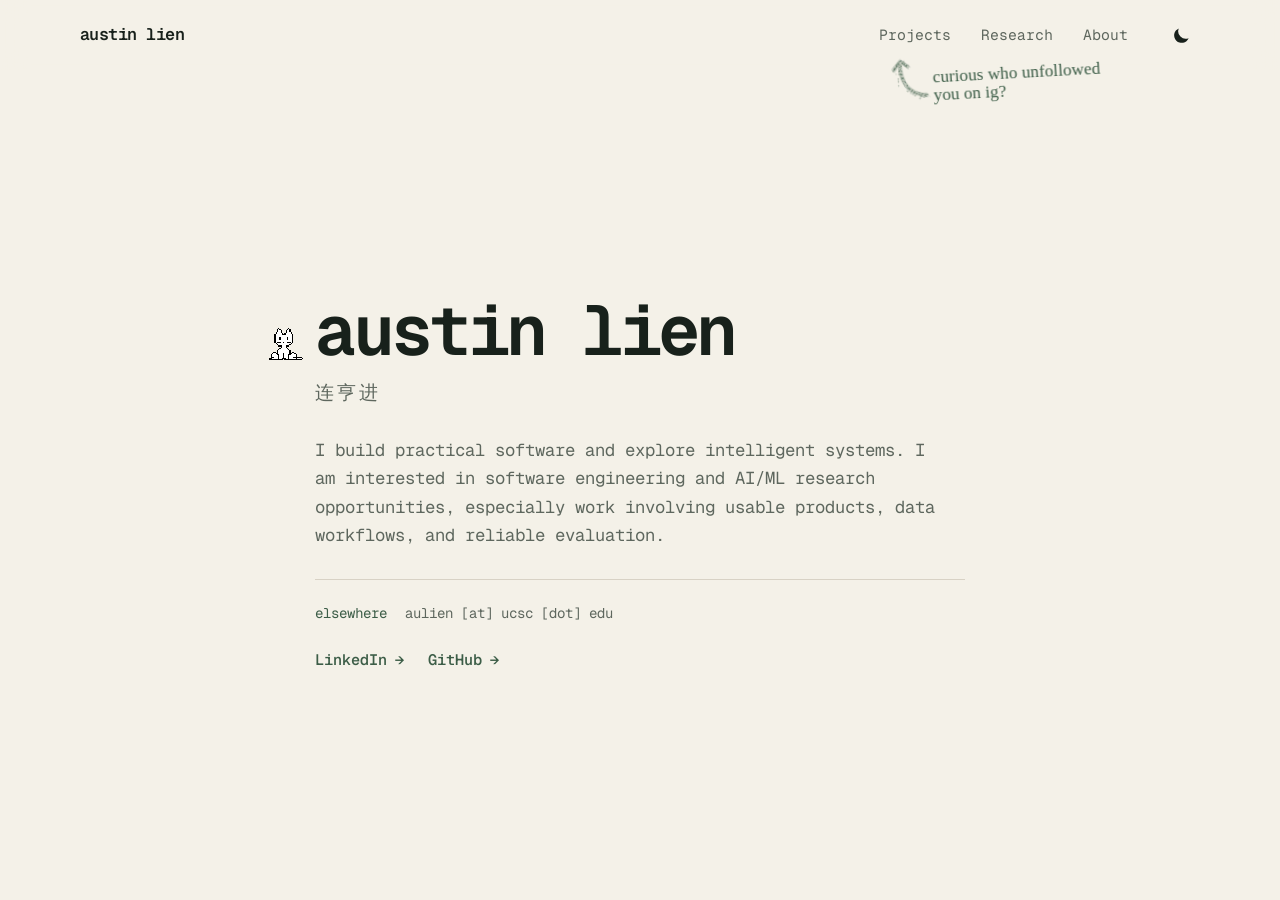
<file: index.html>
<!doctype html>
<html lang="en">
  <head>
    <meta charset="utf-8">
    <meta name="viewport" content="width=device-width, initial-scale=1">
    <meta name="theme-color" content="#f4f1e8">
    <meta
      name="description"
      content="Austin Lien - software engineering and AI/ML portfolio."
    >
    <title>Austin Lien | Software Engineering and AI/ML</title>
    <link rel="icon" href="favicon.svg" type="image/svg+xml">
    <link rel="stylesheet" href="style.css">
    <script>
      document.documentElement.classList.add("js");
      try {
        var savedTheme = localStorage.getItem("portfolio-theme");
        if (savedTheme === "dark") {
          document.documentElement.dataset.theme = "dark";
        }
      } catch (error) {}
    </script>
  </head>
  <body>
    <a class="skip-link" href="#main-content">Skip to content</a>
    <header class="site-header">
      <div class="container header-layout">
        <a class="brand" href="index.html" aria-label="austin lien, home">
          austin lien
        </a>
        <nav class="nav-links home-nav-links" aria-label="Primary">
          <a
            class="projects-promo-link"
            href="projects.html"
            aria-label="Projects"
            data-goatcounter-click="home-projects-instagram-nudge"
            data-goatcounter-title="Homepage Instagram audit prompt"
          >
            Projects
            <span class="projects-nudge" aria-hidden="true">
              <svg class="projects-nudge-arrow" viewBox="0 0 45 52">
                <filter id="chalk-arrow-roughness">
                  <feTurbulence type="fractalNoise" baseFrequency="0.13" numOctaves="3" seed="8" result="noise"/>
                  <feDisplacementMap in="SourceGraphic" in2="noise" scale="2.5"/>
                </filter>
                <filter id="chalk-arrow-grain">
                  <feTurbulence type="fractalNoise" baseFrequency="0.45" numOctaves="3" seed="19" result="dust"/>
                  <feColorMatrix
                    in="dust"
                    type="matrix"
                    values="0 0 0 0 1
                            0 0 0 0 1
                            0 0 0 0 1
                            0 0 0 1.6 -0.52"
                    result="grain"
                  />
                  <feComposite in="SourceGraphic" in2="grain" operator="in"/>
                </filter>
                <g class="chalk-underlayer" filter="url(#chalk-arrow-roughness)">
                  <path d="M42 47 C20 45 12 30 14 8 M14 8 L6 17 M14 8 L22 14"/>
                  <path d="M41 46 C21 45 13 29 14 9 M14 9 L7 18 M15 9 L23 15"/>
                </g>
                <g filter="url(#chalk-arrow-grain)">
                  <path class="chalk-stroke" d="M42 47 C20 45 12 30 14 8 M14 8 L6 17 M14 8 L22 14"/>
                </g>
                <g class="chalk-scatter">
                  <path d="M39 49 L34 48 M29 47 L26 45 M21 42 L19 40 M11 31 L11 27 M12 23 L12 19 M18 11 L21 14 M8 16 L6 19"/>
                  <circle cx="34" cy="50" r="1.1"/>
                  <circle cx="24" cy="44" r=".8"/>
                  <circle cx="11" cy="35" r=".85"/>
                  <circle cx="9" cy="22" r=".75"/>
                  <circle cx="18" cy="8" r=".8"/>
                </g>
              </svg>
              <span>curious who unfollowed<br>you on ig?</span>
            </span>
          </a>
          <a href="research.html">Research</a>
          <a href="about.html">About</a>
        </nav>
        <button class="theme-toggle" id="theme-toggle" type="button" aria-label="Switch to dark mode">
          <svg class="moon-icon" viewBox="0 0 24 24" aria-hidden="true">
            <path d="M21 15.4A9.5 9.5 0 0 1 8.6 3a9.5 9.5 0 1 0 12.4 12.4Z"/>
          </svg>
          <svg class="sun-icon" viewBox="0 0 24 24" aria-hidden="true">
            <circle cx="12" cy="12" r="4"/>
            <path d="M12 2v3M12 19v3M2 12h3M19 12h3M4.9 4.9l2.1 2.1M17 17l2.1 2.1M19.1 4.9 17 7M7 17l-2.1 2.1"/>
          </svg>
        </button>
      </div>
    </header>

    <main class="home-main" id="main-content">
      <section class="home-hero" aria-labelledby="hero-name">
        <div class="container home-layout">
          <div class="home-copy reveal">
            <h1 id="hero-name"></h1>
            <p class="native-name" id="native-name" lang="zh-Hans"></p>
            <p class="home-bio" id="hero-summary"></p>
            <p class="home-email">
              <span class="home-email-label">elsewhere</span>
              <span id="hero-email"></span>
            </p>
            <div class="home-links" id="home-links" aria-label="Profile links"></div>
          </div>
        </div>
      </section>
    </main>

    <script src="script.js"></script>
    <script src="oneko.js"></script>
    <script data-goatcounter="https://austinlien.goatcounter.com/count" async src="//gc.zgo.at/count.js"></script>
  </body>
</html>
</file>
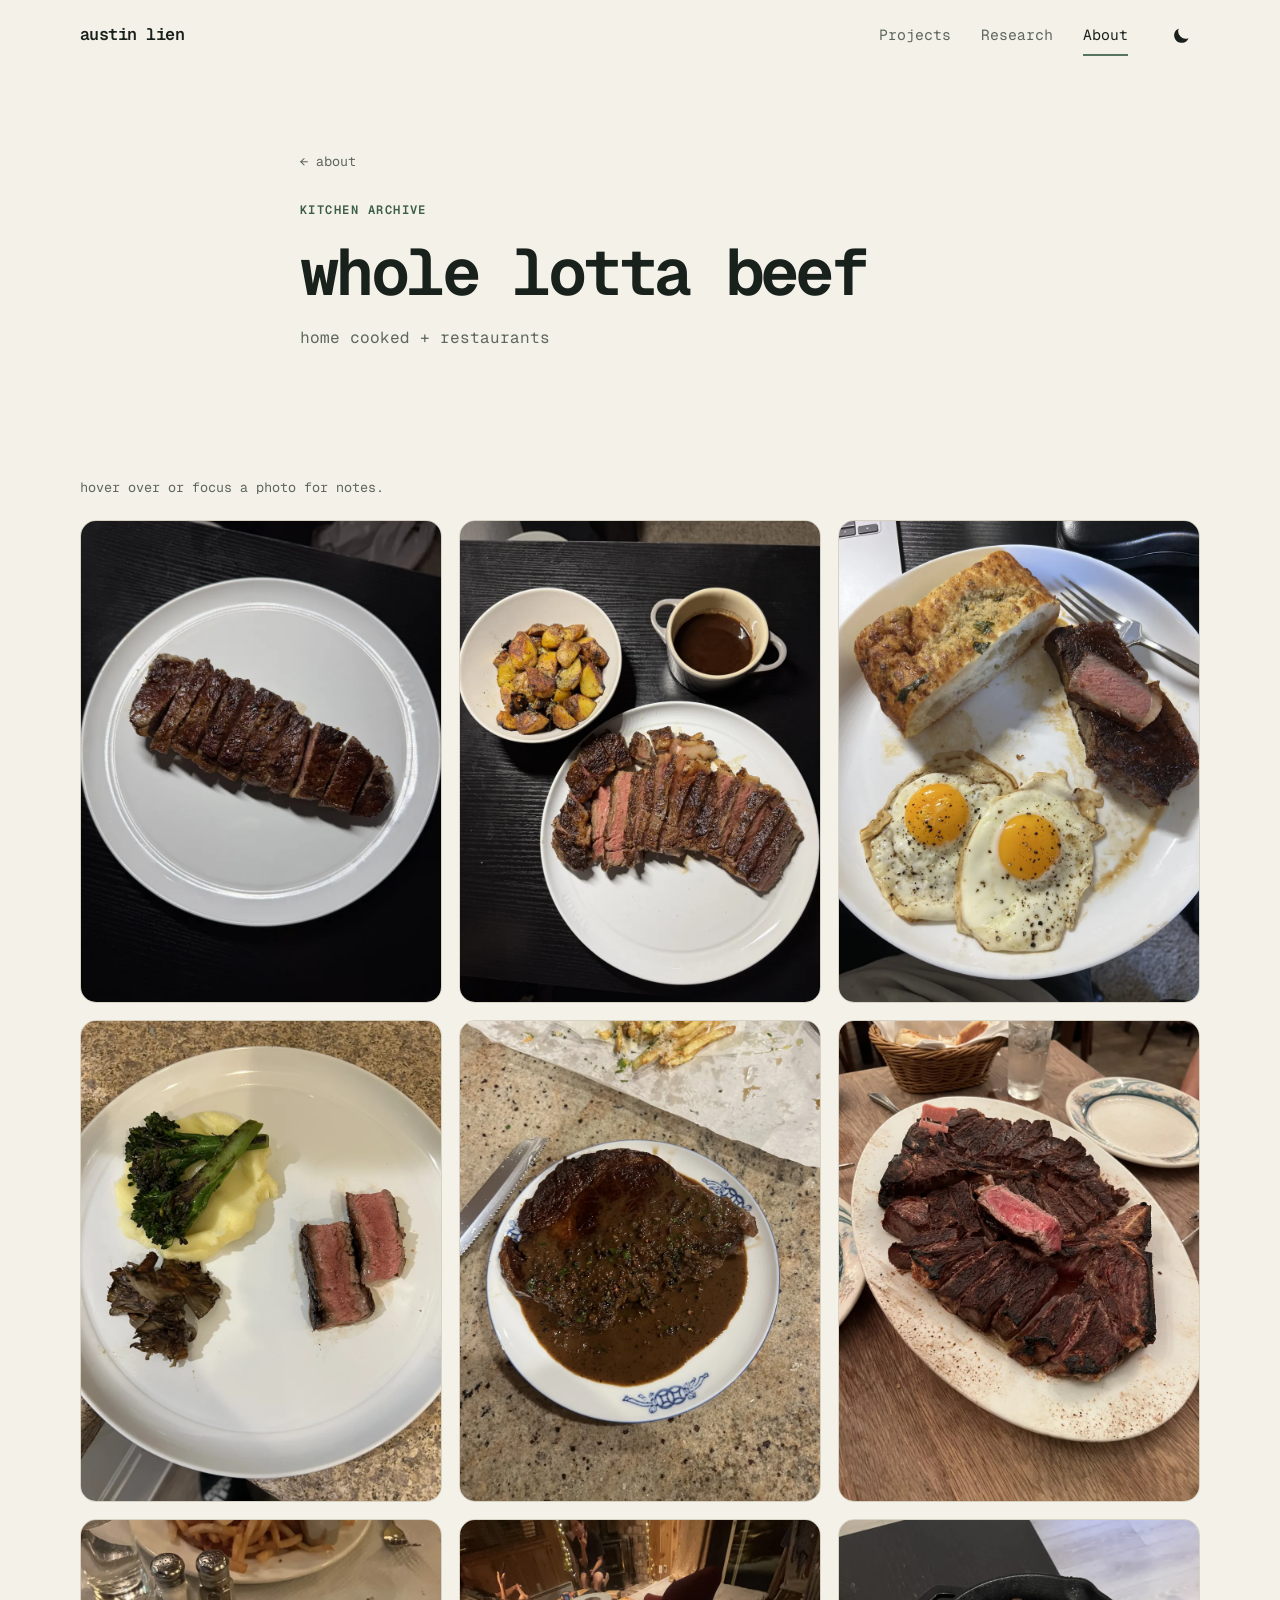
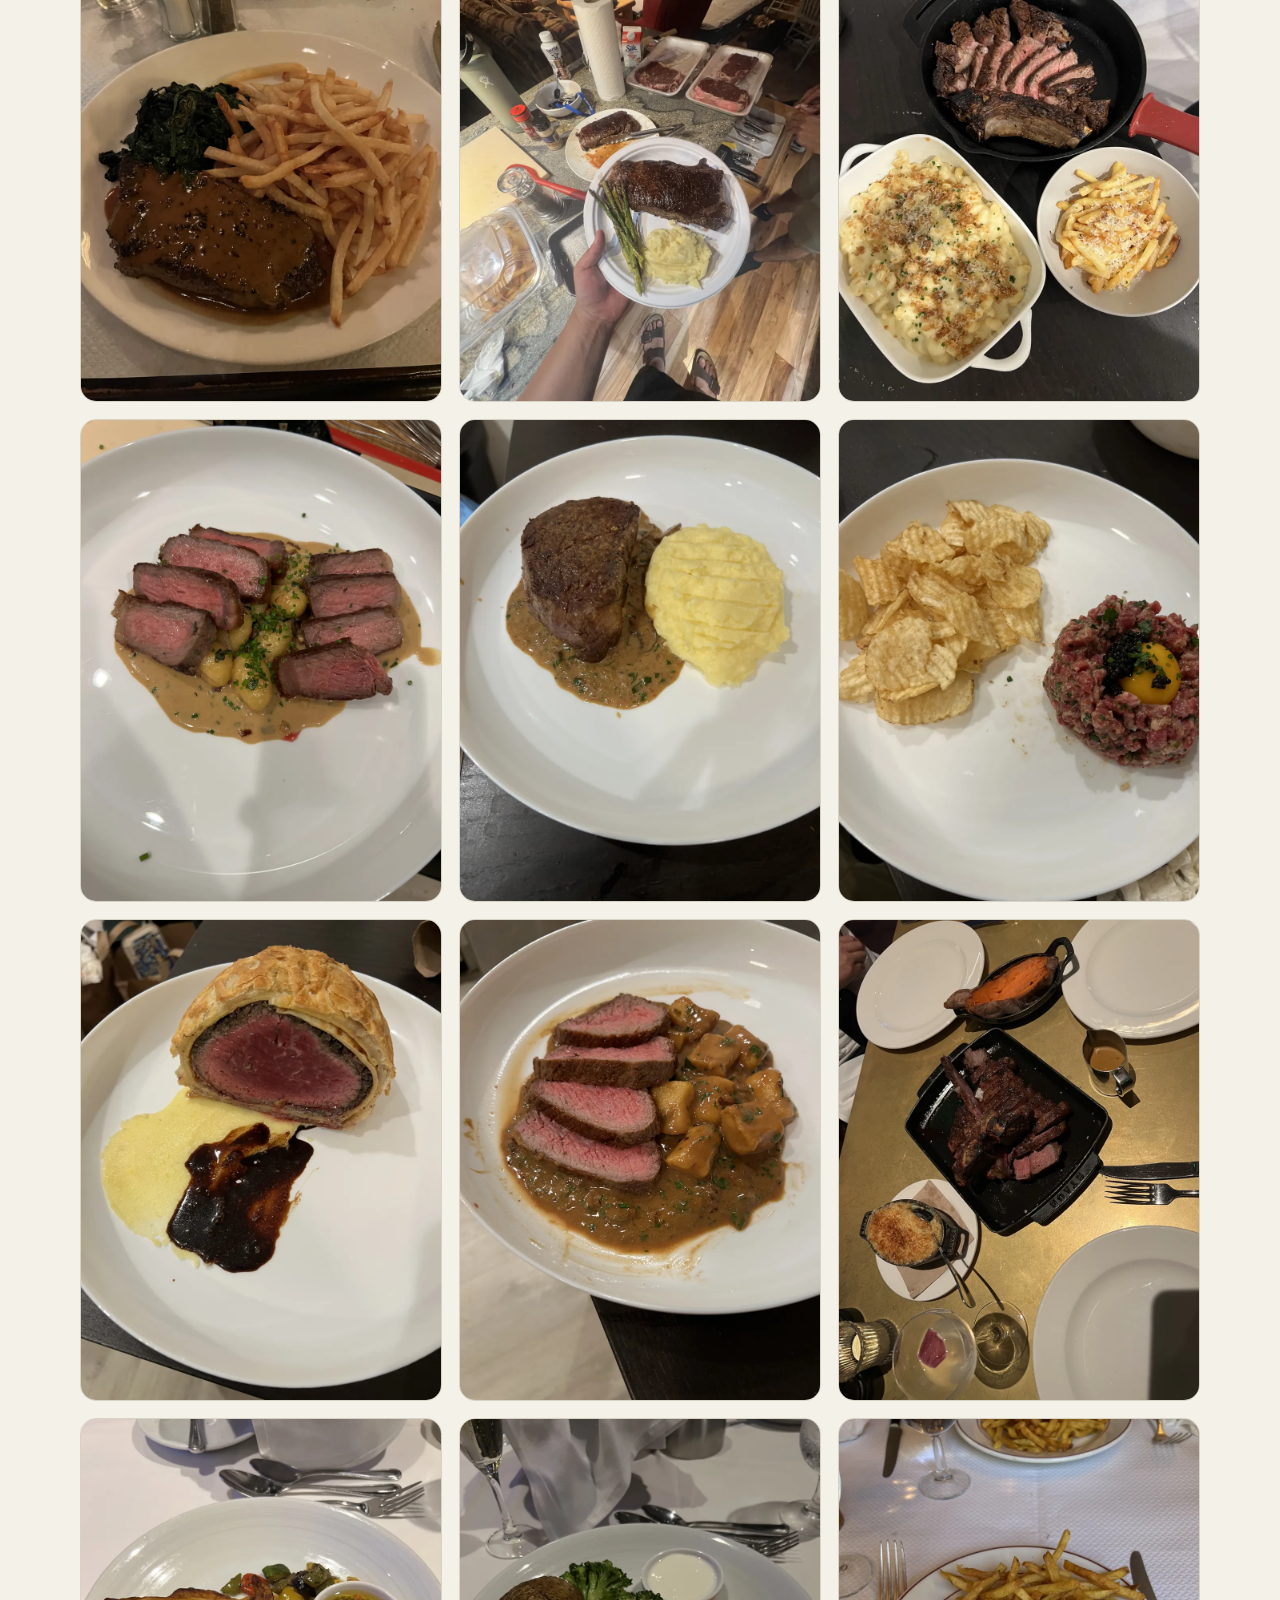
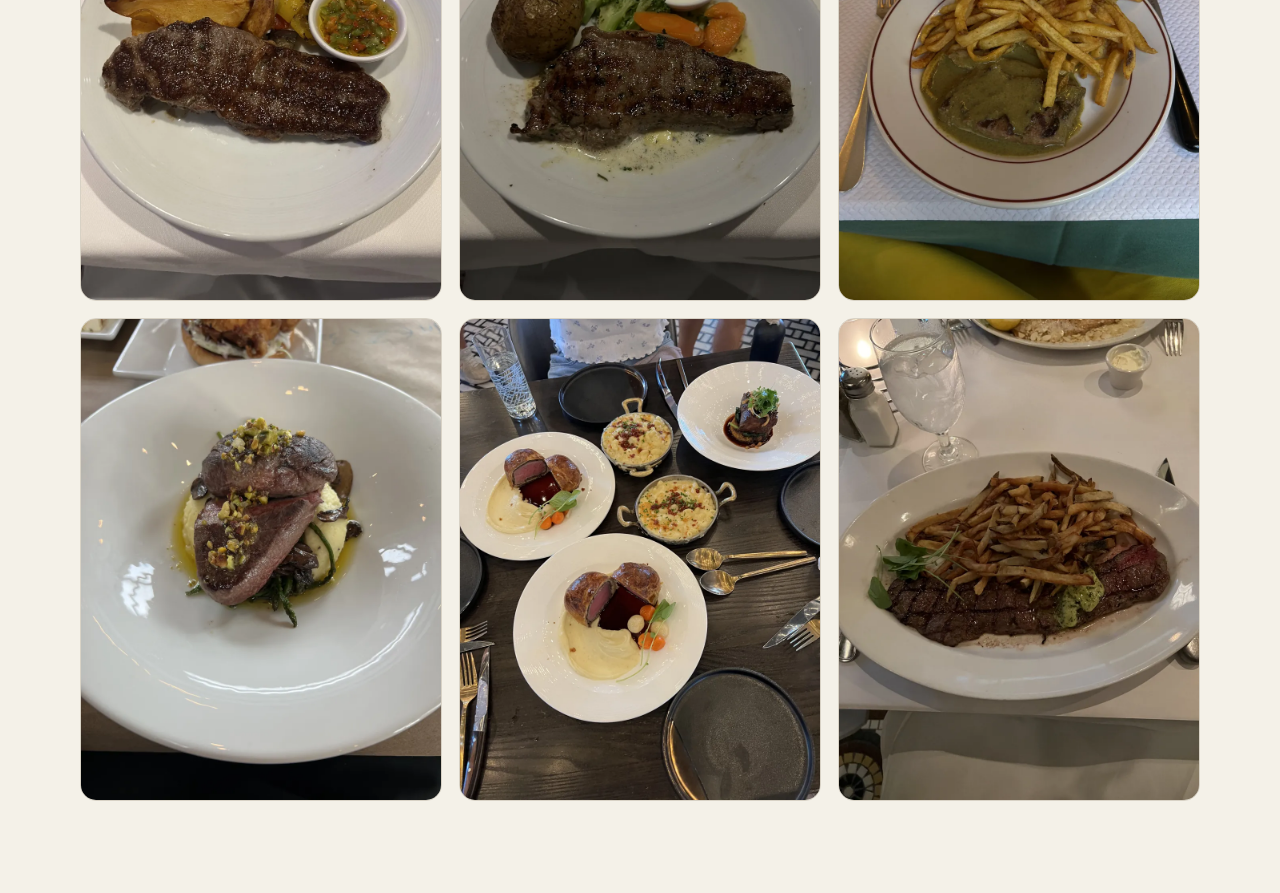
<file: beef.html>
<!doctype html>
<html lang="en">
  <head>
    <meta charset="utf-8">
    <meta name="viewport" content="width=device-width, initial-scale=1">
    <meta name="theme-color" content="#f4f1e8">
    <meta name="description" content="A personal gallery of steaks from home cooking and restaurants.">
    <title>whole lotta beef | austin lien</title>
    <link rel="icon" href="favicon.svg" type="image/svg+xml">
    <link rel="stylesheet" href="style.css">
    <script>
      document.documentElement.classList.add("js");
      try {
        var savedTheme = localStorage.getItem("portfolio-theme");
        if (savedTheme === "dark") {
          document.documentElement.dataset.theme = "dark";
        }
      } catch (error) {}
    </script>
  </head>
  <body>
    <a class="skip-link" href="#main-content">Skip to content</a>
    <header class="site-header">
      <div class="container header-layout">
        <a class="brand" href="index.html" aria-label="austin lien, home">austin lien</a>
        <nav class="nav-links" aria-label="Primary">
          <a href="projects.html">Projects</a>
          <a href="research.html">Research</a>
          <a class="active" aria-current="page" href="about.html">About</a>
        </nav>
        <button class="theme-toggle" id="theme-toggle" type="button" aria-label="Switch to dark mode">
          <svg class="moon-icon" viewBox="0 0 24 24" aria-hidden="true"><path d="M21 15.4A9.5 9.5 0 0 1 8.6 3a9.5 9.5 0 1 0 12.4 12.4Z"/></svg>
          <svg class="sun-icon" viewBox="0 0 24 24" aria-hidden="true"><circle cx="12" cy="12" r="4"/><path d="M12 2v3M12 19v3M2 12h3M19 12h3M4.9 4.9l2.1 2.1M17 17l2.1 2.1M19.1 4.9 17 7M7 17l-2.1 2.1"/></svg>
        </button>
      </div>
    </header>
    <main class="page-main" id="main-content">
      <header class="page-hero beef-hero">
        <div class="container page-heading reveal">
          <a class="back-link" href="about.html">&larr; about</a>
          <p class="eyebrow">Kitchen archive</p>
          <h1>whole lotta beef</h1>
          <p>home cooked + restaurants</p>
        </div>
      </header>
      <section class="page-content beef-content" aria-label="Steak gallery">
        <div class="container">
          <p class="gallery-instruction reveal">hover over or focus a photo for notes.</p>
          <div class="steak-grid reveal" id="beef-gallery"></div>
        </div>
      </section>
    </main>
    <script src="script.js"></script>
    <script data-goatcounter="https://austinlien.goatcounter.com/count" async src="//gc.zgo.at/count.js"></script>
  </body>
</html>
</file>
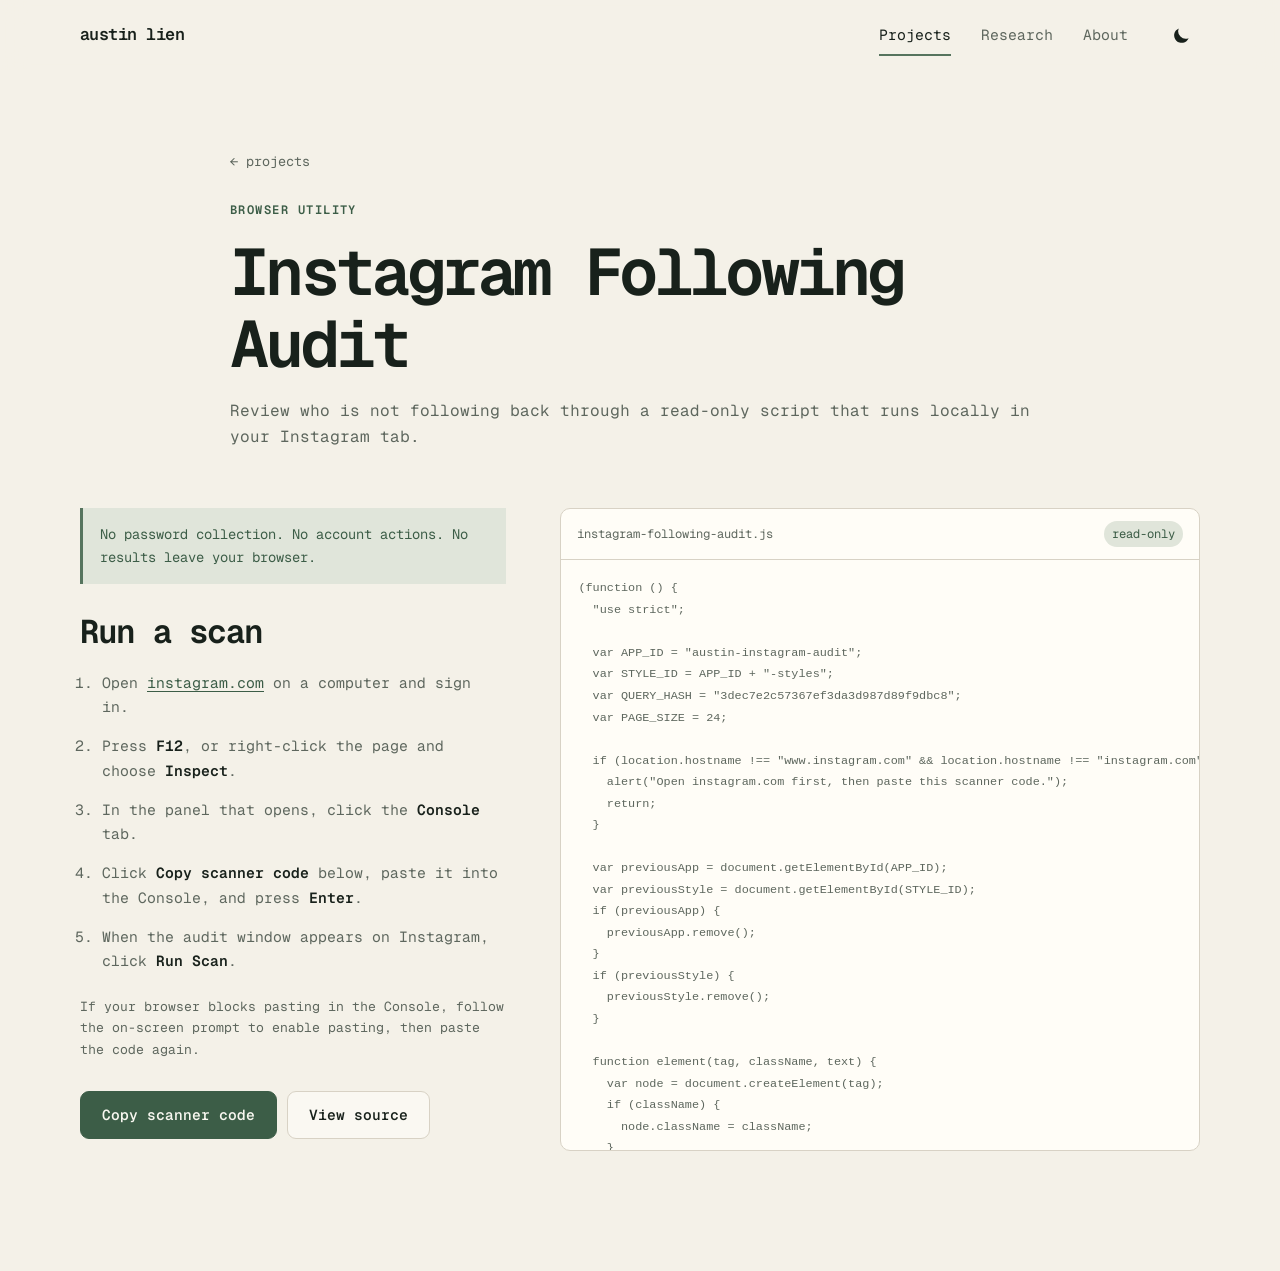
<file: instagram-audit.html>
<!doctype html>
<html lang="en">
  <head>
    <meta charset="utf-8">
    <meta name="viewport" content="width=device-width, initial-scale=1">
    <meta name="theme-color" content="#f4f1e8">
    <meta
      name="description"
      content="A read-only browser utility for reviewing Instagram following relationships locally."
    >
    <title>Instagram Following Audit | austin lien</title>
    <link rel="icon" href="favicon.svg" type="image/svg+xml">
    <link rel="stylesheet" href="style.css">
    <script>
      document.documentElement.classList.add("js");
      try {
        var savedTheme = localStorage.getItem("portfolio-theme");
        if (savedTheme === "dark") {
          document.documentElement.dataset.theme = "dark";
        }
      } catch (error) {}
    </script>
  </head>
  <body>
    <a class="skip-link" href="#main-content">Skip to content</a>
    <header class="site-header">
      <div class="container header-layout">
        <a class="brand" href="index.html" aria-label="austin lien, home">austin lien</a>
        <nav class="nav-links" aria-label="Primary">
          <a class="active" aria-current="page" href="projects.html">Projects</a>
          <a href="research.html">Research</a>
          <a href="about.html">About</a>
        </nav>
        <button class="theme-toggle" id="theme-toggle" type="button" aria-label="Switch to dark mode">
          <svg class="moon-icon" viewBox="0 0 24 24" aria-hidden="true"><path d="M21 15.4A9.5 9.5 0 0 1 8.6 3a9.5 9.5 0 1 0 12.4 12.4Z"/></svg>
          <svg class="sun-icon" viewBox="0 0 24 24" aria-hidden="true"><circle cx="12" cy="12" r="4"/><path d="M12 2v3M12 19v3M2 12h3M19 12h3M4.9 4.9l2.1 2.1M17 17l2.1 2.1M19.1 4.9 17 7M7 17l-2.1 2.1"/></svg>
        </button>
      </div>
    </header>
    <main class="page-main" id="main-content">
      <header class="page-hero audit-hero">
        <div class="container page-heading reveal">
          <a class="back-link" href="projects.html">&larr; projects</a>
          <p class="eyebrow">Browser utility</p>
          <h1>Instagram Following Audit</h1>
          <p>Review who is not following back through a read-only script that runs locally in your Instagram tab.</p>
        </div>
      </header>
      <section class="page-content audit-content" aria-label="Tool installation">
        <div class="container audit-layout">
          <div class="audit-overview reveal">
            <p class="audit-notice">No password collection. No account actions. No results leave your browser.</p>
            <h2>Run a scan</h2>
            <ol class="audit-steps">
              <li>Open <a href="https://www.instagram.com/" target="_blank" rel="noreferrer">instagram.com</a> on a computer and sign in.</li>
              <li>Press <strong>F12</strong>, or right-click the page and choose <strong>Inspect</strong>.</li>
              <li>In the panel that opens, click the <strong>Console</strong> tab.</li>
              <li>Click <strong>Copy scanner code</strong> below, paste it into the Console, and press <strong>Enter</strong>.</li>
              <li>When the audit window appears on Instagram, click <strong>Run Scan</strong>.</li>
            </ol>
            <p class="audit-tip">If your browser blocks pasting in the Console, follow the on-screen prompt to enable pasting, then paste the code again.</p>
            <div class="audit-actions">
              <button class="button button-primary" id="copy-audit-code" type="button" data-goatcounter-click="instagram-audit-copy-code" data-goatcounter-title="Copy scanner code">Copy scanner code</button>
              <a class="button button-outline" href="tools/instagram-following-audit.js" target="_blank" rel="noreferrer" data-goatcounter-click="instagram-audit-view-source" data-goatcounter-title="View scanner source">View source</a>
            </div>
            <p class="audit-feedback" id="copy-audit-feedback" role="status" aria-live="polite"></p>
          </div>
          <div class="audit-code-shell">
            <div class="audit-code-header">
              <p>instagram-following-audit.js</p>
              <span>read-only</span>
            </div>
            <pre class="audit-code" aria-label="Scanner source preview"><code id="audit-code-preview">Loading source...</code></pre>
          </div>
        </div>
      </section>
    </main>
    <script src="script.js"></script>
    <script src="instagram-audit-page.js"></script>
    <script data-goatcounter="https://austinlien.goatcounter.com/count" async src="//gc.zgo.at/count.js"></script>
  </body>
</html>
</file>
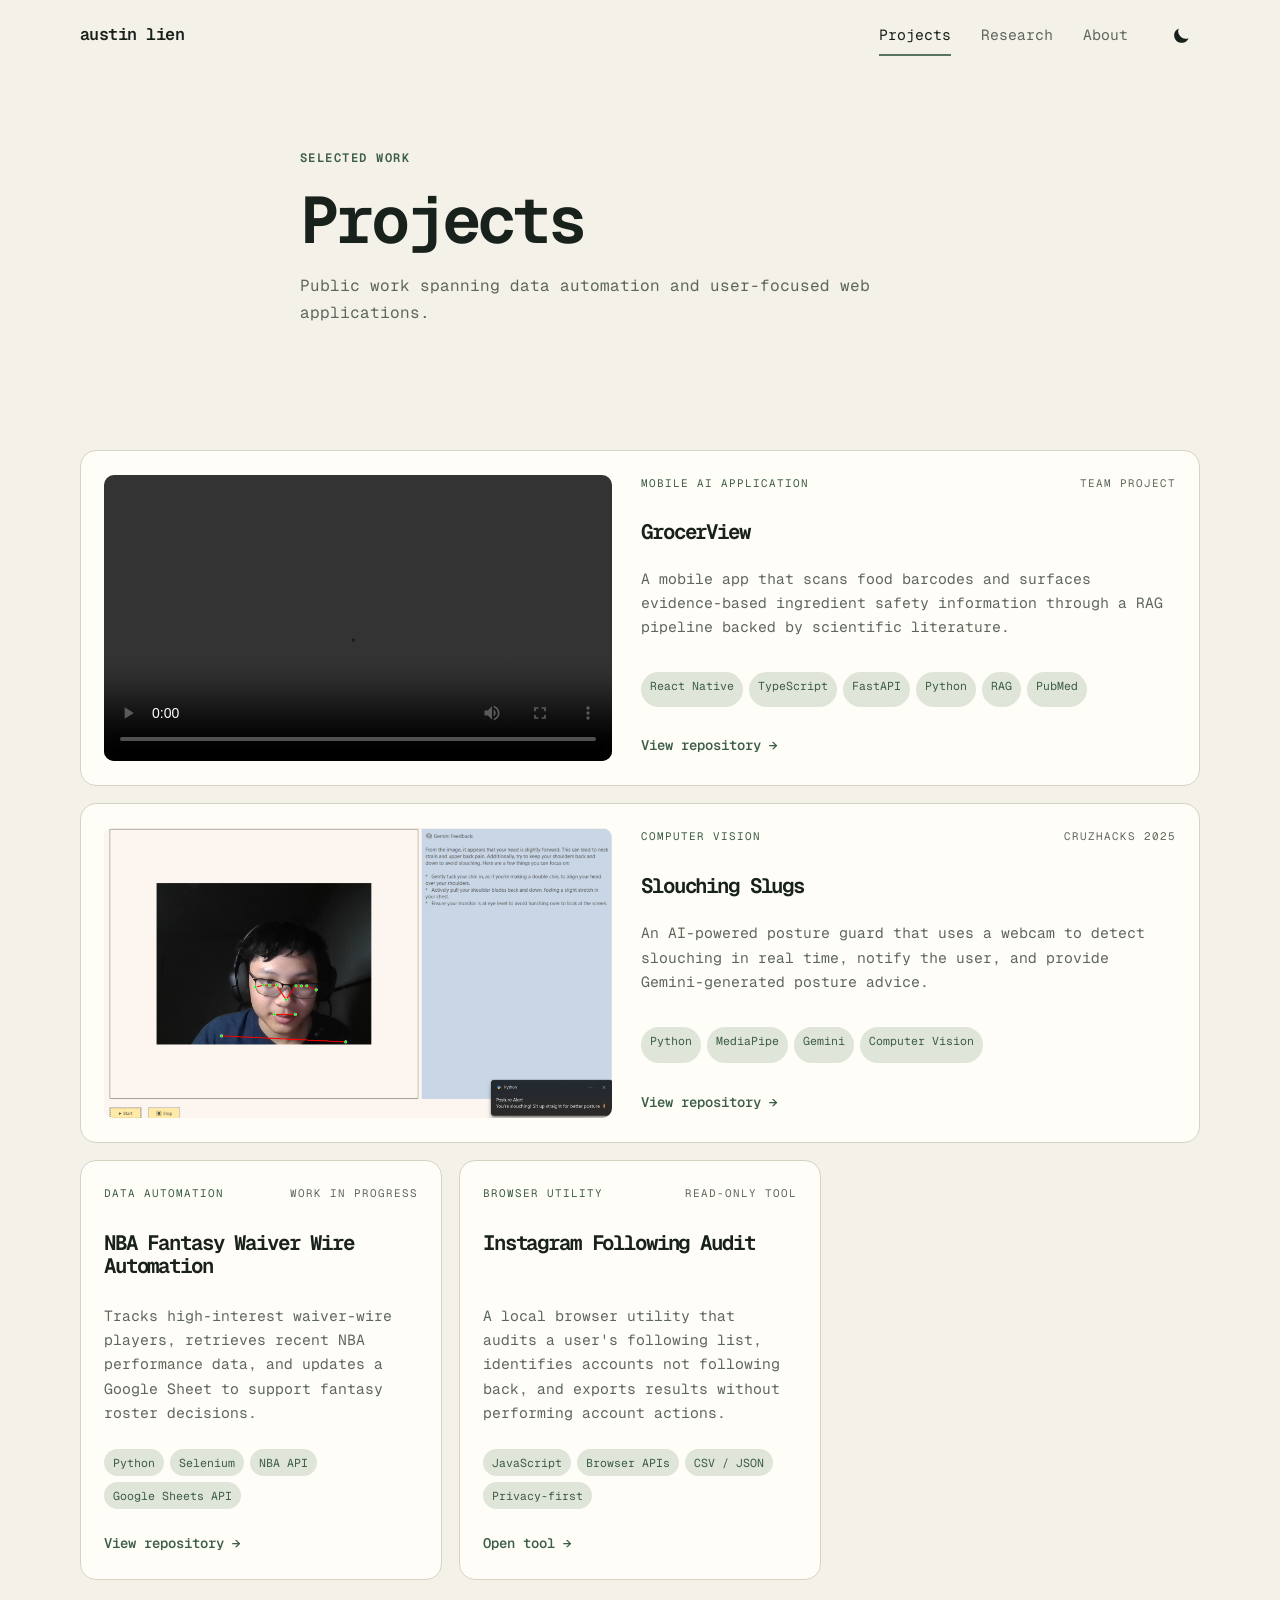
<file: projects.html>
<!doctype html>
<html lang="en">
  <head>
    <meta charset="utf-8">
    <meta name="viewport" content="width=device-width, initial-scale=1">
    <meta name="theme-color" content="#f4f1e8">
    <meta name="description" content="Selected software engineering projects by austin lien.">
    <title>Projects | austin lien</title>
    <link rel="icon" href="favicon.svg" type="image/svg+xml">
    <link rel="stylesheet" href="style.css">
    <script>
      document.documentElement.classList.add("js");
      try {
        var savedTheme = localStorage.getItem("portfolio-theme");
        if (savedTheme === "dark") {
          document.documentElement.dataset.theme = "dark";
        }
      } catch (error) {}
    </script>
  </head>
  <body>
    <a class="skip-link" href="#main-content">Skip to content</a>
    <header class="site-header">
      <div class="container header-layout">
        <a class="brand" href="index.html" aria-label="austin lien, home">
          austin lien
        </a>
        <nav class="nav-links" aria-label="Primary">
          <a class="active" aria-current="page" href="projects.html">Projects</a>
          <a href="research.html">Research</a>
          <a href="about.html">About</a>
        </nav>
        <button class="theme-toggle" id="theme-toggle" type="button" aria-label="Switch to dark mode">
          <svg class="moon-icon" viewBox="0 0 24 24" aria-hidden="true"><path d="M21 15.4A9.5 9.5 0 0 1 8.6 3a9.5 9.5 0 1 0 12.4 12.4Z"/></svg>
          <svg class="sun-icon" viewBox="0 0 24 24" aria-hidden="true"><circle cx="12" cy="12" r="4"/><path d="M12 2v3M12 19v3M2 12h3M19 12h3M4.9 4.9l2.1 2.1M17 17l2.1 2.1M19.1 4.9 17 7M7 17l-2.1 2.1"/></svg>
        </button>
      </div>
    </header>
    <main class="page-main" id="main-content">
      <header class="page-hero">
        <div class="container page-heading reveal">
          <p class="eyebrow">Selected work</p>
          <h1>Projects</h1>
          <p>Public work spanning data automation and user-focused web applications.</p>
        </div>
      </header>
      <section class="page-content" aria-label="Project list">
        <div class="container project-grid" id="project-grid"></div>
      </section>
    </main>
    <script src="script.js"></script>
    <script data-goatcounter="https://austinlien.goatcounter.com/count" async src="//gc.zgo.at/count.js"></script>
  </body>
</html>
</file>
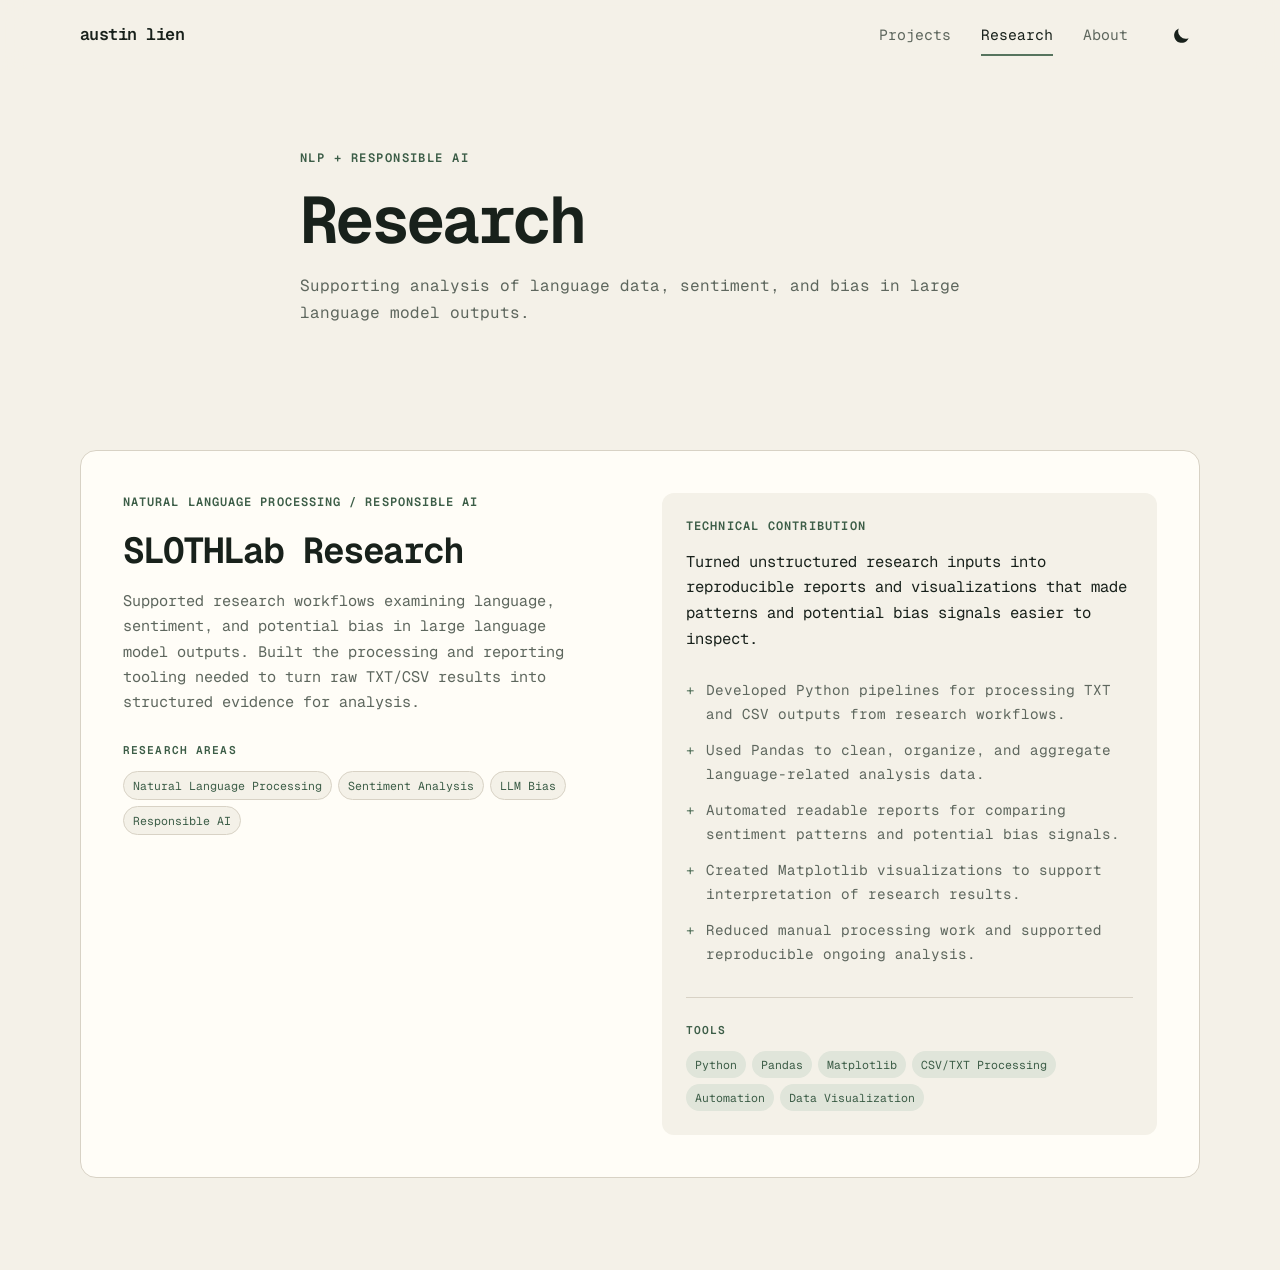
<file: research.html>
<!doctype html>
<html lang="en">
  <head>
    <meta charset="utf-8">
    <meta name="viewport" content="width=device-width, initial-scale=1">
    <meta name="theme-color" content="#f4f1e8">
    <meta name="description" content="NLP and responsible AI research support work by austin lien.">
    <title>Research | austin lien</title>
    <link rel="icon" href="favicon.svg" type="image/svg+xml">
    <link rel="stylesheet" href="style.css">
    <script>
      document.documentElement.classList.add("js");
      try {
        var savedTheme = localStorage.getItem("portfolio-theme");
        if (savedTheme === "dark") {
          document.documentElement.dataset.theme = "dark";
        }
      } catch (error) {}
    </script>
  </head>
  <body>
    <a class="skip-link" href="#main-content">Skip to content</a>
    <header class="site-header">
      <div class="container header-layout">
        <a class="brand" href="index.html" aria-label="austin lien, home">austin lien</a>
        <nav class="nav-links" aria-label="Primary">
          <a href="projects.html">Projects</a>
          <a class="active" aria-current="page" href="research.html">Research</a>
          <a href="about.html">About</a>
        </nav>
        <button class="theme-toggle" id="theme-toggle" type="button" aria-label="Switch to dark mode">
          <svg class="moon-icon" viewBox="0 0 24 24" aria-hidden="true"><path d="M21 15.4A9.5 9.5 0 0 1 8.6 3a9.5 9.5 0 1 0 12.4 12.4Z"/></svg>
          <svg class="sun-icon" viewBox="0 0 24 24" aria-hidden="true"><circle cx="12" cy="12" r="4"/><path d="M12 2v3M12 19v3M2 12h3M19 12h3M4.9 4.9l2.1 2.1M17 17l2.1 2.1M19.1 4.9 17 7M7 17l-2.1 2.1"/></svg>
        </button>
      </div>
    </header>
    <main class="page-main" id="main-content">
      <header class="page-hero">
        <div class="container page-heading reveal">
          <p class="eyebrow">NLP + responsible AI</p>
          <h1>Research</h1>
          <p>Supporting analysis of language data, sentiment, and bias in large language model outputs.</p>
        </div>
      </header>
      <section class="page-content" aria-label="Research experience">
        <div class="container research-grid" id="research-grid"></div>
      </section>
    </main>
    <script src="script.js"></script>
    <script data-goatcounter="https://austinlien.goatcounter.com/count" async src="//gc.zgo.at/count.js"></script>
  </body>
</html>
</file>
<file: style.css>
@import url("https://fonts.googleapis.com/css2?family=Geist+Mono:wght@400;500;600;700&family=Schoolbell&display=swap");

:root {
  color-scheme: light;
  --background: #f4f1e8;
  --surface: #faf8f2;
  --surface-raised: #fffdf7;
  --text: #18211b;
  --muted: #5e675e;
  --line: #d8d2c5;
  --accent: #56745e;
  --accent-strong: #3c5d47;
  --accent-soft: #e0e5da;
  --grid: rgba(52, 76, 60, 0.055);
  --header: rgba(244, 241, 232, 0.88);
  --shadow: 0 18px 44px rgba(28, 38, 29, 0.055);
  --container: 1120px;
  --radius: 16px;
}

:root[data-theme="dark"] {
  color-scheme: dark;
  --background: #101512;
  --surface: #151c18;
  --surface-raised: #19221d;
  --text: #edf0e7;
  --muted: #9ca69b;
  --line: #2a362f;
  --accent: #8eaf91;
  --accent-strong: #b3ceb2;
  --accent-soft: #243128;
  --grid: rgba(175, 202, 176, 0.055);
  --header: rgba(16, 21, 18, 0.88);
  --shadow: none;
}

*,
*::before,
*::after {
  box-sizing: border-box;
}

html {
  scroll-behavior: smooth;
}

body {
  display: flex;
  flex-direction: column;
  margin: 0;
  min-width: 300px;
  min-height: 100vh;
  background: var(--background);
  color: var(--text);
  font-family: "Geist Mono", "Cascadia Mono", Consolas, monospace;
  line-height: 1.65;
  transition:
    background-color 200ms ease,
    color 200ms ease;
}

a {
  color: inherit;
  text-decoration: none;
}

p,
h1,
h2,
h3,
figure,
ul {
  margin: 0;
}

ul {
  padding: 0;
  list-style: none;
}

h1,
h2,
h3 {
  color: var(--text);
  font-weight: 650;
  letter-spacing: -0.055em;
  line-height: 1.1;
}

h1 {
  margin-top: 17px;
  font-size: clamp(3.15rem, 7.5vw, 5.15rem);
}

h2 {
  font-size: clamp(2rem, 4vw, 2.65rem);
}

h3 {
  font-size: 1.3rem;
}

.container {
  width: min(var(--container), calc(100% - 52px));
  margin: 0 auto;
}

.skip-link {
  position: fixed;
  z-index: 30;
  top: 12px;
  left: 12px;
  padding: 9px 15px;
  border-radius: 7px;
  background: var(--text);
  color: var(--background);
  transform: translateY(-150%);
}

.skip-link:focus {
  transform: translateY(0);
}

.site-header {
  position: sticky;
  z-index: 10;
  top: 0;
  padding: 16px 0;
  background: var(--header);
  backdrop-filter: blur(13px);
}

.header-layout {
  display: flex;
  align-items: center;
  gap: 34px;
}

.brand {
  flex: 1;
  font-size: 1.05rem;
  font-weight: 600;
  letter-spacing: -0.03em;
  white-space: nowrap;
}

.nav-links {
  display: flex;
  align-items: center;
  gap: clamp(16px, 2.5vw, 30px);
  color: var(--muted);
  font-size: 0.92rem;
}

.nav-links a {
  transition: color 150ms ease;
}

.nav-links a:hover,
.nav-links a:focus-visible,
.nav-links .active {
  color: var(--text);
}

.nav-links .active {
  position: relative;
}

.nav-links .active::after {
  position: absolute;
  right: 0;
  bottom: -9px;
  left: 0;
  height: 2px;
  content: "";
  background: var(--accent);
}

.projects-promo-link {
  position: relative;
}

.projects-nudge {
  position: absolute;
  top: calc(100% + 18px);
  left: 18px;
  display: inline-flex;
  align-items: flex-start;
  gap: 3px;
  width: max-content;
  color: var(--accent-strong);
  font-family: "Schoolbell", "Segoe Print", cursive;
  font-size: 1.08rem;
  line-height: 1.02;
  pointer-events: none;
  transform: rotate(-3deg);
}

.projects-nudge-arrow {
  display: block;
  flex: none;
  width: 42px;
  height: 47px;
  margin: -16px 0 0 -9px;
  overflow: visible;
}

.projects-nudge-arrow .chalk-stroke {
  fill: none;
  stroke: currentColor;
  stroke-width: 3.25px;
  stroke-linecap: round;
  stroke-linejoin: round;
  opacity: 0.92;
}

.projects-nudge-arrow .chalk-underlayer path {
  fill: none;
  stroke: currentColor;
  stroke-width: 4.45px;
  stroke-linecap: round;
  stroke-linejoin: round;
  stroke-dasharray: 1 0.9 5 0.65;
  opacity: 0.14;
}

.projects-nudge-arrow .chalk-scatter path {
  fill: none;
  stroke: currentColor;
  stroke-width: 1.25px;
  stroke-linecap: round;
  stroke-dasharray: 1.2 2;
  opacity: 0.4;
}

.projects-nudge-arrow .chalk-scatter circle {
  fill: currentColor;
  opacity: 0.29;
}

.button {
  display: inline-flex;
  align-items: center;
  justify-content: center;
  min-height: 48px;
  padding: 0 21px;
  border: 1px solid var(--line);
  border-radius: 9px;
  font-size: 0.91rem;
  font-weight: 550;
  transition:
    border-color 150ms ease,
    background 150ms ease,
    color 150ms ease,
    transform 150ms ease;
}

.button:hover {
  transform: translateY(-1px);
}

.button:focus-visible,
a:focus-visible,
.theme-toggle:focus-visible {
  outline: 2px solid var(--accent);
  outline-offset: 3px;
}

.button-primary {
  border-color: var(--accent-strong);
  background: var(--accent-strong);
  color: #f8f7f0;
}

.button-primary:hover {
  border-color: var(--text);
  background: var(--text);
  color: var(--background);
}

.button-outline {
  background: var(--surface);
}

.button-outline:hover {
  border-color: var(--accent);
  background: var(--accent-soft);
}

.button-small {
  min-height: 42px;
  padding: 0 18px;
}

.theme-toggle {
  display: grid;
  width: 38px;
  height: 38px;
  padding: 0;
  place-content: center;
  border: 0;
  border-radius: 999px;
  background: transparent;
  color: var(--text);
  cursor: pointer;
  transition:
    background 150ms ease,
    color 150ms ease;
}

.theme-toggle:hover {
  background: var(--accent-soft);
  color: var(--accent-strong);
}

.theme-toggle svg {
  width: 19px;
  height: 19px;
  fill: none;
  stroke: currentColor;
  stroke-width: 1.8;
  stroke-linecap: round;
  stroke-linejoin: round;
}

.theme-toggle .moon-icon {
  fill: currentColor;
  stroke: none;
}

.sun-icon {
  display: none;
}

:root[data-theme="dark"] .moon-icon {
  display: none;
}

:root[data-theme="dark"] .sun-icon {
  display: block;
}

.home-main,
.page-main {
  flex: 1;
}

.home-hero {
  display: flex;
  min-height: calc(100vh - 76px);
  align-items: center;
  padding: clamp(44px, 7vw, 76px) 0;
}

.home-layout {
  max-width: 650px;
}

.home-copy h1 {
  margin-top: 0;
  font-size: clamp(2.7rem, 6.2vw, 4.4rem);
}

.native-name {
  margin-top: 8px;
  color: var(--muted);
  font-family: "Noto Sans SC", "PingFang SC", "Microsoft YaHei", sans-serif;
  font-size: clamp(1rem, 1.9vw, 1.2rem);
  font-weight: 400;
  letter-spacing: 0.16em;
}

.eyebrow {
  color: var(--accent-strong);
  font-size: 0.76rem;
  font-weight: 600;
  letter-spacing: 0.12em;
  text-transform: uppercase;
}

.home-bio {
  max-width: 635px;
  margin-top: 27px;
  color: var(--muted);
  font-size: clamp(1rem, 1.45vw, 1.08rem);
}

.home-email {
  display: flex;
  gap: 18px;
  margin-top: 29px;
  padding-top: 22px;
  border-top: 1px solid var(--line);
  color: var(--muted);
  font-size: 0.88rem;
}

.home-email-label {
  color: var(--accent-strong);
}

.home-links {
  display: flex;
  gap: 24px;
  margin-top: 22px;
}

.home-link {
  display: inline-flex;
  align-items: center;
  gap: 8px;
  color: var(--accent-strong);
  font-size: 0.95rem;
  font-weight: 550;
}

.home-link span {
  transition: transform 150ms ease;
}

.home-link:hover span {
  transform: translateX(3px);
}

.card-kicker {
  color: var(--accent);
  font-size: 0.73rem;
  font-weight: 600;
  letter-spacing: 0.12em;
  text-transform: uppercase;
}

.page-hero {
  padding: clamp(54px, 8vw, 78px) 0 clamp(40px, 6vw, 58px);
}

.page-heading {
  max-width: 680px;
}

.page-heading h1 {
  margin: 16px 0 17px;
  font-size: clamp(2.8rem, 7vw, 4.1rem);
}

.page-heading > p:last-child {
  color: var(--muted);
  font-size: 1rem;
}

.page-content {
  padding: clamp(43px, 7vw, 66px) 0 clamp(64px, 9vw, 92px);
}

.project-grid {
  display: grid;
  grid-template-columns: repeat(3, 1fr);
  gap: 17px;
}

.project-card {
  display: flex;
  flex-direction: column;
  min-height: 410px;
  padding: 24px 23px;
  border: 1px solid var(--line);
  border-radius: var(--radius);
  background: var(--surface-raised);
  transition:
    border-color 170ms ease,
    transform 170ms ease;
}

.project-card:hover {
  border-color: var(--accent);
  transform: translateY(-3px);
}

.project-card-featured {
  display: grid;
  grid-column: 1 / -1;
  grid-template-columns: minmax(300px, 0.95fr) minmax(340px, 1fr);
  grid-template-areas:
    "demo header"
    "demo title"
    "demo description"
    "demo tags"
    "demo link";
  column-gap: 29px;
  min-height: 0;
}

.project-header {
  display: flex;
  justify-content: space-between;
  gap: 10px;
  margin-bottom: 29px;
  color: var(--muted);
  font-size: 0.68rem;
  letter-spacing: 0.09em;
  text-transform: uppercase;
}

.project-type {
  color: var(--accent-strong);
}

.project-status {
  text-align: right;
}

.project-card h3 {
  min-height: 57px;
  margin-bottom: 15px;
}

.project-description {
  margin-bottom: 24px;
  color: var(--muted);
  font-size: 0.92rem;
}

.project-card-featured .project-header {
  grid-area: header;
  margin-bottom: 20px;
}

.project-card-featured h3 {
  grid-area: title;
  min-height: 0;
}

.project-card-featured .project-description {
  grid-area: description;
}

.project-demo {
  margin-bottom: 22px;
  overflow: hidden;
  border-radius: 10px;
  background: var(--accent-soft);
}

.project-card-featured .project-demo {
  grid-area: demo;
  margin-bottom: 0;
}

.project-demo video {
  display: block;
  width: 100%;
  aspect-ratio: 16 / 9;
  object-fit: cover;
}

.project-image img {
  display: block;
  width: 100%;
  height: 100%;
  max-height: 330px;
  object-fit: cover;
  object-position: center top;
}

.tag-list {
  display: flex;
  flex-wrap: wrap;
  gap: 6px;
}

.tag-list li {
  padding: 4px 9px;
  border-radius: 999px;
  background: var(--accent-soft);
  color: var(--accent-strong);
  font-size: 0.72rem;
}

.project-card .tag-list {
  margin-top: auto;
}

.project-card-featured .tag-list {
  grid-area: tags;
  margin-top: 0;
}

.text-link {
  display: inline-flex;
  align-items: center;
  gap: 8px;
  width: fit-content;
  margin-top: 23px;
  color: var(--accent-strong);
  font-size: 0.87rem;
  font-weight: 550;
}

.text-link span {
  transition: transform 150ms ease;
}

.text-link:hover span {
  transform: translateX(3px);
}

.project-card-featured .text-link {
  grid-area: link;
}

.audit-hero .page-heading {
  max-width: 820px;
}

.audit-content {
  padding-top: 0;
}

.audit-layout {
  display: grid;
  grid-template-columns: minmax(285px, 0.8fr) minmax(390px, 1.2fr);
  align-items: start;
  gap: clamp(28px, 5vw, 54px);
}

.audit-overview h2 {
  margin: 30px 0 21px;
  font-size: clamp(1.65rem, 3vw, 2.05rem);
}

.audit-notice {
  padding: 15px 17px;
  border-left: 3px solid var(--accent);
  background: var(--accent-soft);
  color: var(--accent-strong);
  font-size: 0.86rem;
}

.audit-steps {
  display: grid;
  gap: 15px;
  margin: 0;
  padding-left: 22px;
  color: var(--muted);
  font-size: 0.92rem;
}

.audit-steps a {
  color: var(--accent-strong);
  text-decoration: underline;
  text-underline-offset: 3px;
}

.audit-steps strong {
  color: var(--text);
  font-weight: 600;
}

.audit-tip {
  margin-top: 22px;
  color: var(--muted);
  font-size: 0.82rem;
}

.audit-actions {
  display: flex;
  flex-wrap: wrap;
  gap: 10px;
  margin-top: 30px;
}

.audit-actions button {
  cursor: pointer;
  font-family: inherit;
}

.audit-feedback {
  min-height: 25px;
  margin-top: 15px;
  color: var(--accent-strong);
  font-size: 0.84rem;
}

.audit-feedback.is-error {
  color: #a64f43;
}

.audit-code-shell {
  overflow: hidden;
  border: 1px solid var(--line);
  border-radius: 10px;
  background: var(--surface-raised);
}

.audit-code-header {
  display: flex;
  align-items: center;
  justify-content: space-between;
  padding: 12px 16px;
  border-bottom: 1px solid var(--line);
  color: var(--muted);
  font-size: 0.76rem;
}

.audit-code-header span {
  padding: 3px 8px;
  border-radius: 999px;
  background: var(--accent-soft);
  color: var(--accent-strong);
}

.audit-code {
  height: min(590px, 66vh);
  margin: 0;
  padding: 17px;
  overflow: auto;
  color: var(--muted);
  font-family: inherit;
  font-size: 0.74rem;
  line-height: 1.65;
  white-space: pre;
}

.research-grid {
  display: grid;
}

.research-card {
  display: grid;
  grid-template-columns: minmax(300px, 0.96fr) minmax(320px, 1fr);
  gap: clamp(34px, 6vw, 63px);
  padding: clamp(27px, 5vw, 42px);
  border: 1px solid var(--line);
  border-radius: var(--radius);
  background: var(--surface-raised);
}

.research-type {
  margin-bottom: 18px;
  color: var(--accent-strong);
  font-size: 0.75rem;
  font-weight: 600;
  letter-spacing: 0.09em;
  text-transform: uppercase;
}

.research-card h2 {
  margin-bottom: 18px;
  font-size: clamp(1.8rem, 3vw, 2.25rem);
}

.research-description {
  margin-bottom: 27px;
  color: var(--muted);
  font-size: 0.95rem;
}

.research-section-label {
  margin-bottom: 12px;
  color: var(--accent-strong);
  font-size: 0.7rem;
  font-weight: 600;
  letter-spacing: 0.1em;
  text-transform: uppercase;
}

.research-focus .tag-list li {
  border: 1px solid var(--line);
  background: var(--background);
}

.research-details {
  padding: 24px;
  border-radius: 12px;
  background: var(--background);
}

.impact-label {
  margin-bottom: 12px;
  color: var(--accent-strong);
  font-size: 0.75rem;
  font-weight: 600;
  letter-spacing: 0.1em;
  text-transform: uppercase;
}

.impact-copy {
  margin-bottom: 28px;
  color: var(--text);
  font-size: 0.97rem;
}

.research-bullets {
  display: grid;
  gap: 13px;
  color: var(--muted);
  font-size: 0.89rem;
}

.research-bullets li {
  display: flex;
  gap: 11px;
}

.research-bullets li::before {
  flex: 0 0 auto;
  color: var(--accent);
  content: "+";
}

.research-tools {
  margin-top: 31px;
  padding-top: 23px;
  border-top: 1px solid var(--line);
}

.about-sections {
  display: grid;
  gap: clamp(60px, 8vw, 86px);
}

.about-heading {
  margin-bottom: 30px;
}

.about-heading h2 {
  margin-top: 13px;
}

.about-title-row {
  display: flex;
  align-items: baseline;
  gap: 18px;
  margin-top: 13px;
}

.about-heading .about-title-row h2 {
  margin-top: 0;
}

.beef-link {
  color: var(--muted);
  font-size: 0.84rem;
  transition: color 150ms ease;
}

.beef-link:hover,
.beef-link:focus-visible {
  color: var(--accent-strong);
}

.beef-link span {
  display: inline-block;
  margin-left: 4px;
  transition: transform 150ms ease;
}

.beef-link:hover span {
  transform: translateX(3px);
}

.currently-grid {
  display: grid;
  grid-template-columns: repeat(3, 1fr);
  gap: 13px;
}

.currently-card {
  min-height: 95px;
  padding: 19px 20px;
  border-radius: 12px;
  background: var(--surface);
}

.currently-card p {
  margin-bottom: 13px;
  color: var(--muted);
  font-size: 0.74rem;
  letter-spacing: 0.1em;
  text-transform: uppercase;
}

.currently-card strong {
  font-size: 0.92rem;
  font-weight: 500;
}

.recipe-grid,
.fragrance-grid,
.music-grid {
  display: grid;
  grid-template-columns: repeat(3, 1fr);
  gap: 17px;
}

.recipe-card,
.fragrance-card {
  display: flex;
  flex-direction: column;
  overflow: hidden;
  border: 1px solid var(--line);
  border-radius: var(--radius);
  background: var(--surface-raised);
}

.recipe-card img,
.recipe-placeholder {
  display: grid;
  width: 100%;
  aspect-ratio: 1 / 1;
  place-content: center;
  background:
    linear-gradient(135deg, var(--accent-soft), var(--surface)),
    var(--surface);
  color: var(--muted);
  font-size: 0.74rem;
  letter-spacing: 0.12em;
  text-transform: uppercase;
  object-fit: cover;
}

.recipe-copy {
  display: flex;
  flex: 1;
  flex-direction: column;
  padding: 21px 20px 20px;
}

.recipe-copy h3,
.fragrance-card h3,
.music-card h3 {
  margin-bottom: 12px;
  font-size: 1.08rem;
}

.recipe-copy p,
.music-card p:not(.music-artist) {
  margin-bottom: 28px;
  color: var(--muted);
  font-size: 0.84rem;
}

.recipe-copy .tag-list {
  margin-top: auto;
}

.fragrance-card {
  min-height: 244px;
  padding: 23px 20px;
}

.fragrance-title {
  display: flex;
  justify-content: space-between;
  gap: 13px;
  margin-bottom: 30px;
}

.fragrance-title p {
  color: var(--muted);
  font-size: 0.78rem;
}

.rating {
  color: var(--accent-strong);
  font-size: 0.82rem;
  font-weight: 500;
  white-space: nowrap;
}

.fragrance-occasion {
  margin-top: auto;
  padding-top: 26px;
  color: var(--muted);
  font-size: 0.8rem;
}

.fragrance-prompt {
  opacity: 0.68;
}

.music-card {
  display: grid;
  grid-template-columns: 62px 1fr;
  gap: 17px;
  padding: 19px;
  border-radius: 12px;
  background: var(--surface);
}

.album-placeholder,
.album-cover {
  width: 62px;
  height: 62px;
  border-radius: 7px;
}

.album-placeholder {
  background: linear-gradient(145deg, var(--accent-soft), var(--line));
}

.album-cover {
  display: block;
  object-fit: cover;
}

.music-card h3 {
  margin-bottom: 3px;
  font-size: 0.94rem;
}

.music-card h3 a:hover {
  color: var(--accent-strong);
}

.music-artist {
  margin-bottom: 9px;
  color: var(--accent-strong);
  font-size: 0.78rem;
}

.music-card p:not(.music-artist) {
  margin-bottom: 0;
}

.back-link {
  display: inline-flex;
  margin-bottom: 28px;
  color: var(--muted);
  font-size: 0.84rem;
  transition: color 150ms ease;
}

.back-link:hover,
.back-link:focus-visible {
  color: var(--accent-strong);
}

.gallery-instruction {
  margin-bottom: 22px;
  color: var(--muted);
  font-size: 0.84rem;
}

.steak-grid {
  display: grid;
  grid-template-columns: repeat(auto-fill, minmax(300px, 1fr));
  gap: 17px;
}

.steak-card {
  position: relative;
  overflow: hidden;
  aspect-ratio: 3 / 4;
  border: 1px solid var(--line);
  border-radius: var(--radius);
  background: var(--surface-raised);
}

.steak-card:focus-visible {
  outline: 2px solid var(--accent);
  outline-offset: 3px;
}

.steak-card img,
.steak-placeholder {
  display: grid;
  width: 100%;
  height: 100%;
  place-content: center;
  background:
    linear-gradient(135deg, var(--accent-soft), var(--surface)),
    var(--surface);
  color: var(--muted);
  font-size: 0.72rem;
  letter-spacing: 0.12em;
  text-transform: uppercase;
  object-fit: cover;
  transition:
    filter 200ms ease,
    transform 280ms ease;
}

.steak-overlay {
  position: absolute;
  inset: 0;
  display: flex;
  flex-direction: column;
  justify-content: flex-end;
  padding: 24px 21px;
  background: rgba(16, 21, 18, 0.72);
  color: #f3f1e9;
  opacity: 0;
  transition: opacity 190ms ease;
}

.steak-label {
  margin-bottom: 16px;
  color: #c1d7bf;
  font-size: 0.68rem;
  letter-spacing: 0.12em;
  text-transform: uppercase;
}

.steak-location {
  margin-bottom: 4px;
  color: #f3f1e9;
  font-size: 0.94rem;
  font-weight: 600;
}

.steak-cut {
  margin-bottom: 17px;
  color: #c1d7bf;
  font-size: 0.77rem;
}

.steak-notes {
  display: grid;
  gap: 5px;
  margin-bottom: 18px;
  color: #d5d9d1;
  font-size: 0.76rem;
  line-height: 1.48;
}

.steak-notes li::before {
  margin-right: 6px;
  color: #c1d7bf;
  content: "+";
}

.steak-rating {
  color: #f3f1e9;
  font-size: 0.86rem;
  font-weight: 600;
}

.steak-card:hover .steak-overlay,
.steak-card:focus .steak-overlay {
  opacity: 1;
}

.steak-card:hover img,
.steak-card:focus img {
  filter: brightness(0.62);
  transform: scale(1.035);
}

.noscript-message {
  max-width: 700px;
  margin: 0 auto 32px;
  padding: 18px;
  border: 1px solid var(--line);
  border-radius: var(--radius);
}

.noscript-message a {
  color: var(--accent-strong);
  text-decoration: underline;
}

.js .reveal {
  opacity: 0;
  transform: translateY(13px);
  transition:
    opacity 420ms ease,
    transform 420ms ease;
}

.js .reveal.is-visible {
  opacity: 1;
  transform: none;
}

#oneko {
  position: fixed;
  z-index: 20;
  width: 40px;
  height: 40px;
  background-size: 320px 160px;
  pointer-events: none;
  image-rendering: pixelated;
}

@media (max-width: 930px) {
  .header-layout {
    flex-wrap: wrap;
  }

  .brand {
    order: 1;
  }

  .theme-toggle {
    order: 2;
  }

  .nav-links {
    order: 3;
    flex: 0 0 100%;
    padding-top: 8px;
  }

  .project-grid,
  .research-grid,
  .currently-grid,
  .recipe-grid,
  .fragrance-grid,
  .music-grid {
    grid-template-columns: 1fr;
  }

  .research-card {
    grid-template-columns: 1fr;
  }

  .project-card {
    min-height: 0;
  }

  .project-card h3 {
    min-height: 0;
  }

  .project-card-featured {
    grid-template-columns: 1fr;
    grid-template-areas:
      "demo"
      "header"
      "title"
      "description"
      "tags"
      "link";
  }

  .project-card-featured .project-demo {
    margin-bottom: 25px;
  }

  .audit-layout {
    grid-template-columns: 1fr;
  }

  .audit-code {
    height: min(510px, 62vh);
  }

}

@media (max-width: 650px) {
  .container {
    width: min(var(--container), calc(100% - 34px));
  }

  .site-header {
    padding: 13px 0 10px;
  }

  .nav-links {
    gap: 20px;
    overflow-x: auto;
    padding-bottom: 5px;
    scrollbar-width: none;
  }

  .nav-links::-webkit-scrollbar {
    display: none;
  }

  .home-nav-links {
    overflow: visible;
    padding-bottom: 66px;
  }

  .home-nav-links .projects-nudge {
    top: calc(100% + 14px);
    left: 14px;
  }

  .home-hero {
    min-height: 0;
    padding: 50px 0 64px;
  }

  .home-copy {
    text-align: center;
  }

  .home-links {
    justify-content: center;
  }

  .home-email {
    justify-content: center;
  }

  #oneko {
    display: none;
  }

  .audit-actions .button {
    width: 100%;
  }

}

@media (hover: none) {
  .steak-overlay {
    background: linear-gradient(transparent 18%, rgba(16, 21, 18, 0.82));
    opacity: 1;
  }
}

@media (prefers-reduced-motion: reduce) {
  *,
  *::before,
  *::after {
    scroll-behavior: auto;
    transition-duration: 0.01ms !important;
    animation-duration: 0.01ms !important;
  }
}
</file>
